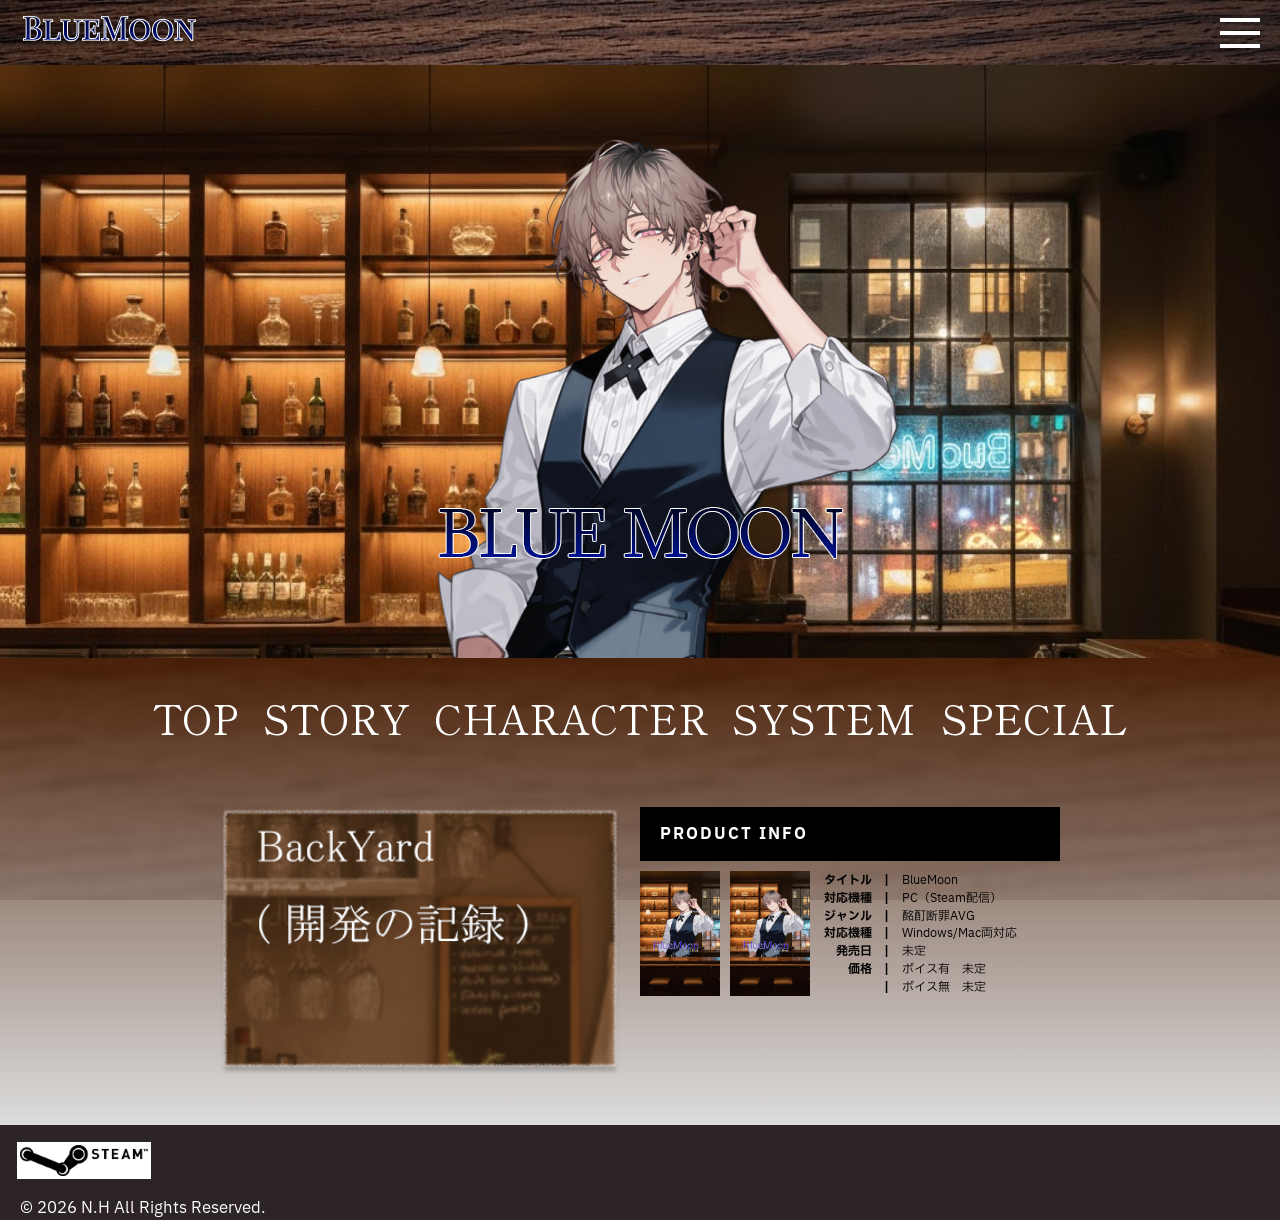
<file: BlueMoon/index.html>
<!DOCTYPE html>
<html lang="ja">

<head>
    <meta charset="UTF-8">
    <meta name="viewport" content="width=device-width, initial-scale=1.0">
    <title>BlueMoon</title>
    <link rel="stylesheet" href="assets/CSS/normalize.css">
    <link rel="stylesheet" href="assets/CSS/style.css">
    <!-- フォント -->
    <link rel="preconnect" href="https://fonts.gstatic.com" crossorigin>
    <link
        href="https://fonts.googleapis.com/css2?family=IBM+Plex+Sans+JP&family=Playfair+Display+SC:ital,wght@0,400;0,700;0,900;1,400;1,700;1,900&family=Shippori+Mincho+B1&display=swap"
        rel="stylesheet">
</head>

<body>
    <header>
        <div class="header_img">
            <div class="h">
                <img class="title" src="assets/img/title.png">
                <!-- ハンバーガーメニュー -->
                <div class="hamburger" onclick="toggleMenu()">
                    <span></span><span></span><span></span>
                </div>
            </div>
        </div>

        <nav id="nav_menu">
            <ul>
                <li><a href=index.html target="=_self" onclick="toggleMenu()">TOP</a></li>
                <li><a href="story.html" target="_self" onclick="toggleMenu()">STORY</a></li>
                <li><a href="character.html" target="_self" onclick="toggleMenu()">CHARACTER</a></li>
                <li><a href="system.html" target="_self" onclick="toggleMenu()">SYSTEM</a></li>
                <li><a href="special.html" target="_self" onclick="toggleMenu()">SPECIAL</a></li>
            </ul>
        </nav>
    </header>

    <div class="kv">
        <img class="bg" src="assets/img/kv.png">
    </div>

    <div class="main_container">
        <div class="grad"></div>
        <ul class="menu_list">
            <li><a href="top_page.html" class="current_page">TOP</a></li>
            <li><a href="story.html" target="_self">STORY</a></li>
            <li><a href="character.html" target="_self">CHARACTER</a></li>
            <li><a href="system.html" target="_self">SYSTEM</a></li>
            <li><a href="special.html" target="_self">SPECIAL</a></li>
        </ul>
        <div class="info_wrapper">
            <img class="by" src="assets/img/BY.png">
            <div class="info_content">
                <div class="info_bar">PRODUCT INFO</div>
                <div class="info_main">
                    <div class="info_img">
                        <img class="package1" src="assets/img/package1.png">
                        <img class="package2" src="assets/img/package2.png">
                    </div>
                    <table>
                        <tbody>
                            <tr>
                                <th class="ov">タイトル</th>
                                <th class="pa">|</th>
                                <td class="cont">BlueMoon</td>
                            </tr>
                            <tr>
                                <th class="ov">対応機種</th>
                                <th class="pa">|</th>
                                <td class="cont">PC（Steam配信）</td>
                            </tr>
                            <tr>
                                <th class="ov">ジャンル</th>
                                <th class="pa">|</th>
                                <td class="cont">酩酊断罪AVG</td>
                            </tr>
                            <tr>
                                <th class="ov">対応機種</th>
                                <th class="pa">|</th>
                                <td class="cont">Windows/Mac両対応</td>
                            </tr>
                            <tr>
                                <th class="ov">発売日</th>
                                <th class="pa">|</th>
                                <td class="cont">未定</td>
                            </tr>
                            <tr>
                                <th class="ov">価格</th>
                                <th class="pa">|</th>
                                <td class="cont">ボイス有　未定</td>
                            </tr>
                            <tr>
                                <th class="ov"></th>
                                <th class="pa">|</th>
                                <td class="cont">ボイス無　未定</td>
                            </tr>
                        </tbody>
                    </table>
                </div>
            </div>
        </div>
    </div>

    <footer>
        <img class="st" src="assets/img/steam.png">
        <p>&copy; 2026 N.H All Rights Reserved.</p>
    </footer>

    <script>
        function toggleMenu() {
            const menu = document.getElementById('nav_menu');
            const hamburger = document.querySelector('.hamburger');
            if (menu && hamburger) {
                menu.classList.toggle('open');
                hamburger.classList.toggle('active');
            }
        }
    </script>
</body>

</html>
</file>
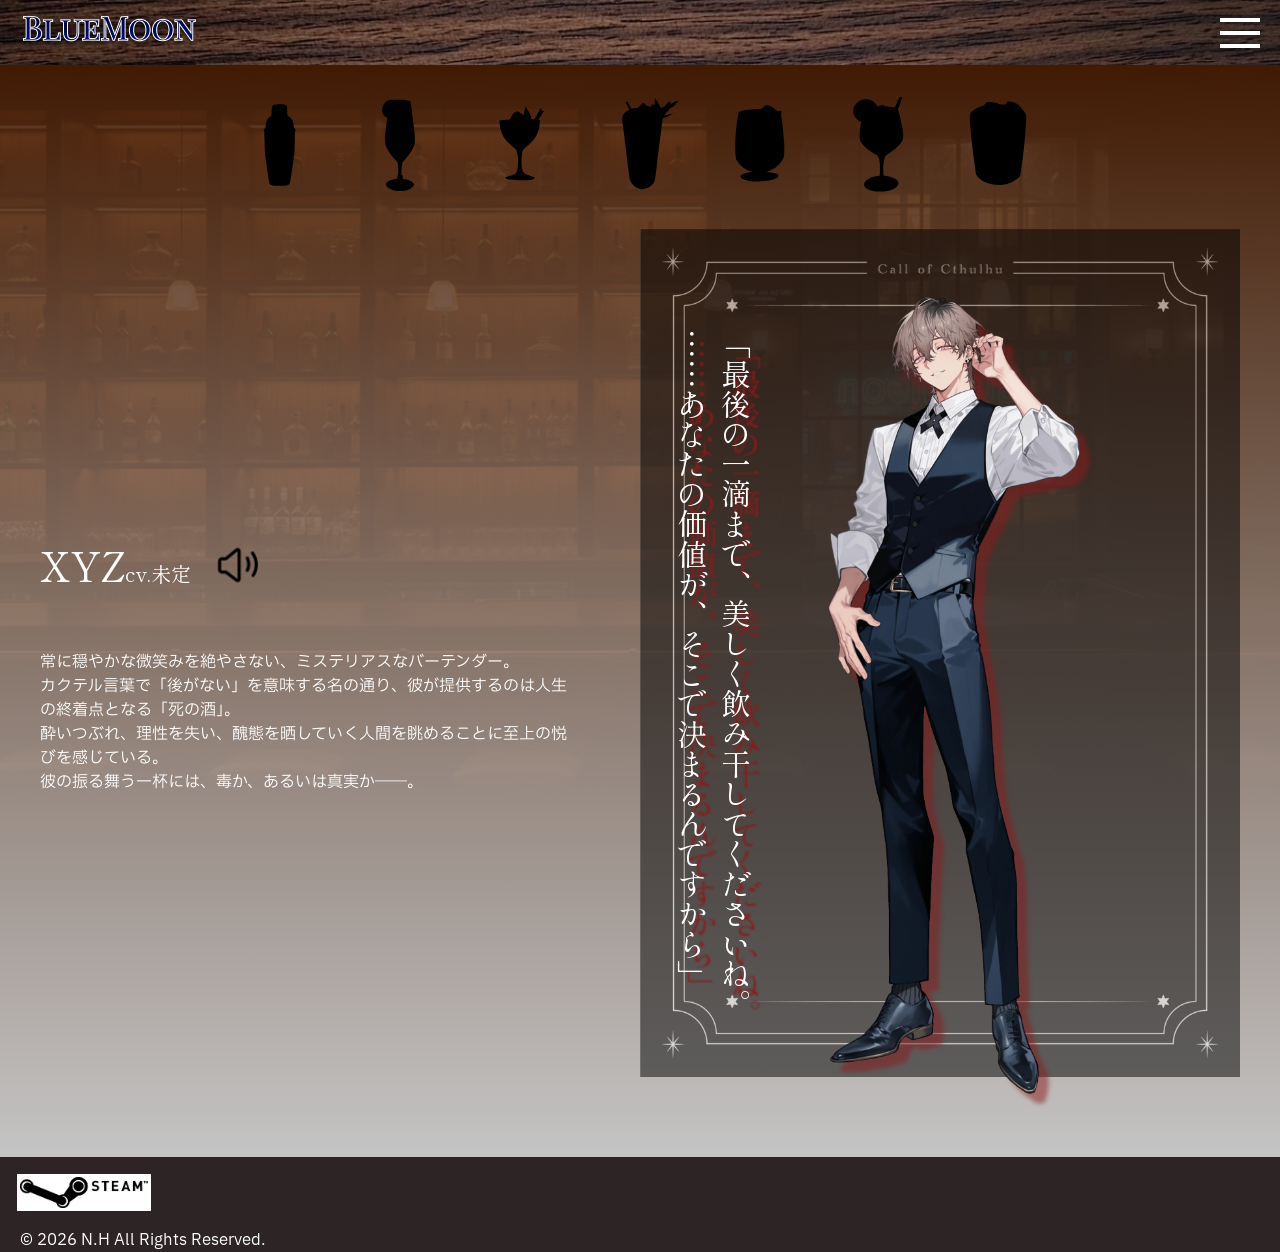
<file: BlueMoon/character.html>
<!DOCTYPE html>
<html lang="ja">

<head>
    <meta charset="UTF-8">
    <meta name="viewport" content="width=device-width, initial-scale=1.0">
    <title>BlueMoon</title>
    <link rel="stylesheet" href="assets/CSS/normalize.css">
    <link rel="stylesheet" href="assets/CSS/character.css">
    <link rel="preconnect" href="https://fonts.googleapis.com">
    <!-- フォント -->
    <link rel="preconnect" href="https://fonts.gstatic.com" crossorigin>
    <link
        href="https://fonts.googleapis.com/css2?family=IBM+Plex+Sans+JP&family=Playfair+Display+SC:ital,wght@0,400;0,700;0,900;1,400;1,700;1,900&family=Shippori+Mincho+B1&display=swap"
        rel="stylesheet">
</head>

<body>
    <header>
        <div class="header_img">
            <div class="h">
                <img class="title" src="assets/img/title.png">
                <!-- ハンバーガーメニュー -->
                <div class="hamburger" onclick="toggleMenu()">
                    <span></span><span></span><span></span>
                </div>
            </div>
        </div>

        <nav id="nav_menu">
            <ul>
                <li><a href=index.html target="=_self" onclick="toggleMenu()">TOP</a></li>
                <li><a href="story.html" target="_self" onclick="toggleMenu()">STORY</a></li>
                <li><a href="character.html" target="_self" onclick="toggleMenu()">CHARACTER</a></li>
                <li><a href="system.html" target="_self" onclick="toggleMenu()">SYSTEM</a></li>
                <li><a href="special.html" target="_self" onclick="toggleMenu()">SPECIAL</a></li>
            </ul>
        </nav>
    </header>

    <div class="character">
        <div class="grad">
            <div class="main_container">
                <ul class="cc_navi">
                    <li class="list">
                        <div class="icon-svg" onclick="show_content('page1')"></div>
                    </li>
                    <li class="list">
                        <div class="icon-svg2" onclick="show_content('page2')"></div>
                    </li>
                    <li class="list">
                        <img src="assets/img/D3.svg">
                    </li>
                    <li class="list">
                        <img src="assets/img/D4.svg">
                    </li>
                    <li class="list">
                        <img src="assets/img/D5.svg">
                    </li>
                    <li class="list">
                        <img src="assets/img/D6.svg">
                    </li>
                    <li class="list">
                        <img src="assets/img/D7.svg">
                    </li>
                </ul>
                <div class="box1">
                    <div id="page1" class="cc_overview">
                        <div class="cc_explan">
                            <div class="name">
                                <p class="cc_name">XYZ<span>cv.未定</span></p>
                                <img class="volume" src="assets/img/volume.png">
                            </div>
                            <p class="cc_text">常に穏やかな微笑みを絶やさない、ミステリアスなバーテンダー。
                                <br>
                                カクテル言葉で「後がない」を意味する名の通り、彼が提供するのは人生の終着点となる「死の酒」。
                                <br>
                                酔いつぶれ、理性を失い、醜態を晒していく人間を眺めることに至上の悦びを感じている。
                                <br>
                                彼の振る舞う一杯には、毒か、あるいは真実か――。
                            </p>
                        </div>
                        <div class="cc_sprite">
                            <img class="cc1" src="assets/img/cc1.png">
                            <p>「最後の一滴まで、美しく飲み干してくださいね。
                                <br>
                                ……あなたの価値が、そこで決まるんですから」
                            </p>
                        </div>
                    </div>
                </div>
                <div id="page2" class="cc_overview">
                    <div class="cc_explan">
                        <div class="name">
                            <p class="cc_name">キティ<span>cv.未定</span></p>
                            <img class="volume" src="assets/img/volume.png">
                        </div>
                        <p class="cc_text">その名の通り、子猫のような愛くるしい瞳と仕草で誰からも愛される、お店の看板娘。
                            <br>
                            非常に礼儀正しく、おっとりとした口調で話を聞いてくれる彼女は、疲れた客たちの心を癒やす「一番の聞き上手」。
                            <br>
                            控えめな性格に見えて、ここぞという時には子猫がすり寄るように懐に入ってくる、天性の「甘え上手」。
                            <br>
                            彼女に見つめられながらお酒を飲む時間は、まるでお日様の下で日向ぼっこをしているような、穏やかな幸福感に包まれる。
                        </p>
                    </div>
                    <div class="cc_sprite">
                        <img class="cc1" src="assets/img/cc2.png">
                        <p>「だって、勘違いする方が悪くない？」</p>
                    </div>
                </div>

                <script>
                    function toggleMenu() {
                        const menu = document.getElementById('nav_menu');
                        const hamburger = document.querySelector('.hamburger');
                        if (menu && hamburger) {
                            menu.classList.toggle('open');
                            hamburger.classList.toggle('active');
                        }
                    }

                    document.addEventListener("DOMContentLoaded", function () {
                        // 初期表示：page1
                        const firstPage = document.getElementById("page1");
                        firstPage.classList.add("active");
                    });

                    function show_content(pageId) {
                        const pages = document.querySelectorAll(".cc_overview");

                        pages.forEach(function (page) {
                            if (page.classList.contains("active")) {
                                page.classList.remove("active");
                                setTimeout(() => {
                                    page.style.display = "none";
                                }, 500);
                            }
                        });

                        const target = document.getElementById(pageId);

                        setTimeout(() => {
                            target.style.display = "flex";
                            setTimeout(() => {
                                target.classList.add("active");
                            }, 10);
                        }, 500);
                    }
                </script>
            </div>
        </div>
    </div>
    </div>

    <footer>
        <img class="st" src="assets/img/steam.png">
        <p>&copy; 2026 N.H All Rights Reserved.</p>
    </footer>
</body>

</html>
</file>
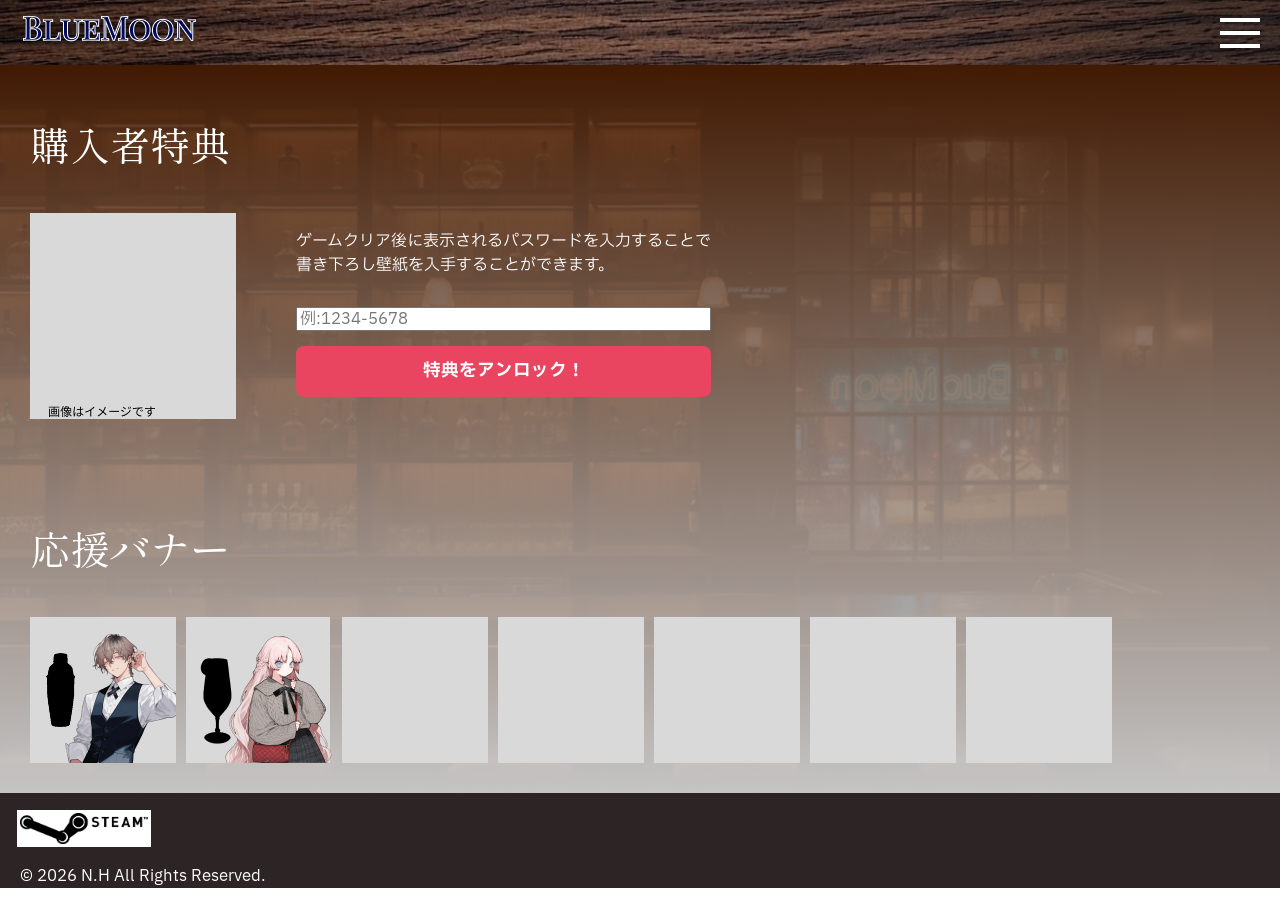
<file: BlueMoon/special.html>
<!DOCTYPE html>
<html lang="ja">

<head>
    <meta charset="UTF-8">
    <meta name="viewport" content="width=device-width, initial-scale=1.0">
    <title>BlueMoon</title>
    <link rel="stylesheet" href="assets/CSS/normalize.css">
    <link rel="stylesheet" href="assets/CSS/special.css">
    <!-- フォント -->
    <link rel="preconnect" href="https://fonts.gstatic.com" crossorigin>
    <link
        href="https://fonts.googleapis.com/css2?family=IBM+Plex+Sans+JP&family=Playfair+Display+SC:ital,wght@0,400;0,700;0,900;1,400;1,700;1,900&family=Shippori+Mincho+B1&display=swap"
        rel="stylesheet">
</head>

<body>
    <header>
        <div class="header_img">
            <div class="h">
                <img class="title" src="assets/img/title.png">
                <!-- ハンバーガーメニュー -->
                <div class="hamburger" onclick="toggleMenu()">
                    <span></span><span></span><span></span>
                </div>
            </div>
        </div>

        <nav id="nav_menu">
            <ul>
                <li><a href=index.html target="=_self" onclick="toggleMenu()">TOP</a></li>
                <li><a href="story.html" target="_self" onclick="toggleMenu()">STORY</a></li>
                <li><a href="character.html" target="_self" onclick="toggleMenu()">CHARACTER</a></li>
                <li><a href="system.html" target="_self" onclick="toggleMenu()">SYSTEM</a></li>
                <li><a href="special.html" target="_self" onclick="toggleMenu()">SPECIAL</a></li>
            </ul>
        </nav>
    </header>
    <div class="special">
        <div class="grad">
            <div class="main_container">
                <div class="benefits_box1">
                    <p class="b_main">購入者特典</p>
                    <div class="benefits">
                        <img class="b_img" src="assets/img/b1.png">
                        <div class="b_box">
                            <p class="b_text">ゲームクリア後に表示されるパスワードを入力することで
                                <br>
                                書き下ろし壁紙を入手することができます。
                            </p>
                            <div class="input-area">
                                <input typea="text" id="serialCode" placeholder="例:1234-5678" spellcheck="false">
                                <button id="unlockBtn">特典をアンロック！</button>
                            </div>
                        </div>
                    </div>
                </div>

                <div class="benefits_box2">
                    <p class="b_main">応援バナー</p>
                    <div class="benefits_list">
                        <ul>
                            <li><img src="assets/img/cb1.png"></li>
                            <li><img src="assets/img/cb2.png"></li>
                            <li><img src="assets/img/cb3.png"></li>
                            <li><img src="assets/img/cb3.png"></li>
                            <li><img src="assets/img/cb3.png"></li>
                            <li><img src="assets/img/cb3.png"></li>
                            <li><img src="assets/img/cb3.png"></li>
                        </ul>
                    </div>
                </div>
                <div id="rewardModal" class="modal-overlay">
                    <div class="modal-content">
                        <div class="congrats-text">CONGRATULATIONS!</div>
                        <p class="reward-desc">限定デジタルイラストをアンロックしました</p>

                        <div class="image-wrapper">
                            <img src="assets/img/rw.png" alt="特典画像" id="rewardImage">
                        </div>
                        <button class="close-btn" id="closeBtn">閉じる</button>
                    </div>
                </div>

                <script>
                    function toggleMenu() {
                        const menu = document.getElementById('nav_menu');
                        const hamburger = document.querySelector('.hamburger');
                        if (menu && hamburger) {
                            menu.classList.toggle('open');
                            hamburger.classList.toggle('active');
                        }
                    }

                    const unlockBtn = document.getElementById('unlockBtn');
                    const closeBtn = document.getElementById('closeBtn');
                    const modal = document.getElementById('rewardModal');
                    const serialInput = document.getElementById('serialCode');

                    unlockBtn.onclick = function () {
                        const code = serialInput.value.trim();

                        if (code === "aaaaa") {
                            modal.style.display = 'block';
                            console.log("特典が解放されました！");
                        } else {
                            alert("コードを入力してください！");
                        }
                    };

                    closeBtn.onclick = function () {
                        modal.style.display = 'none';
                        serialInput.value = "";
                    };

                    window.onclick = function (event) {
                        if (event.target == modal) {
                            modal.style.display = "none";
                        }
                    };
                </script>
            </div>
        </div>
    </div>
    </div>
    </div>

    <footer>
        <img class="st" src="assets/img/steam.png">
        <p>&copy; 2026 N.H All Rights Reserved.</p>
    </footer>
</body>

</html>
</file>
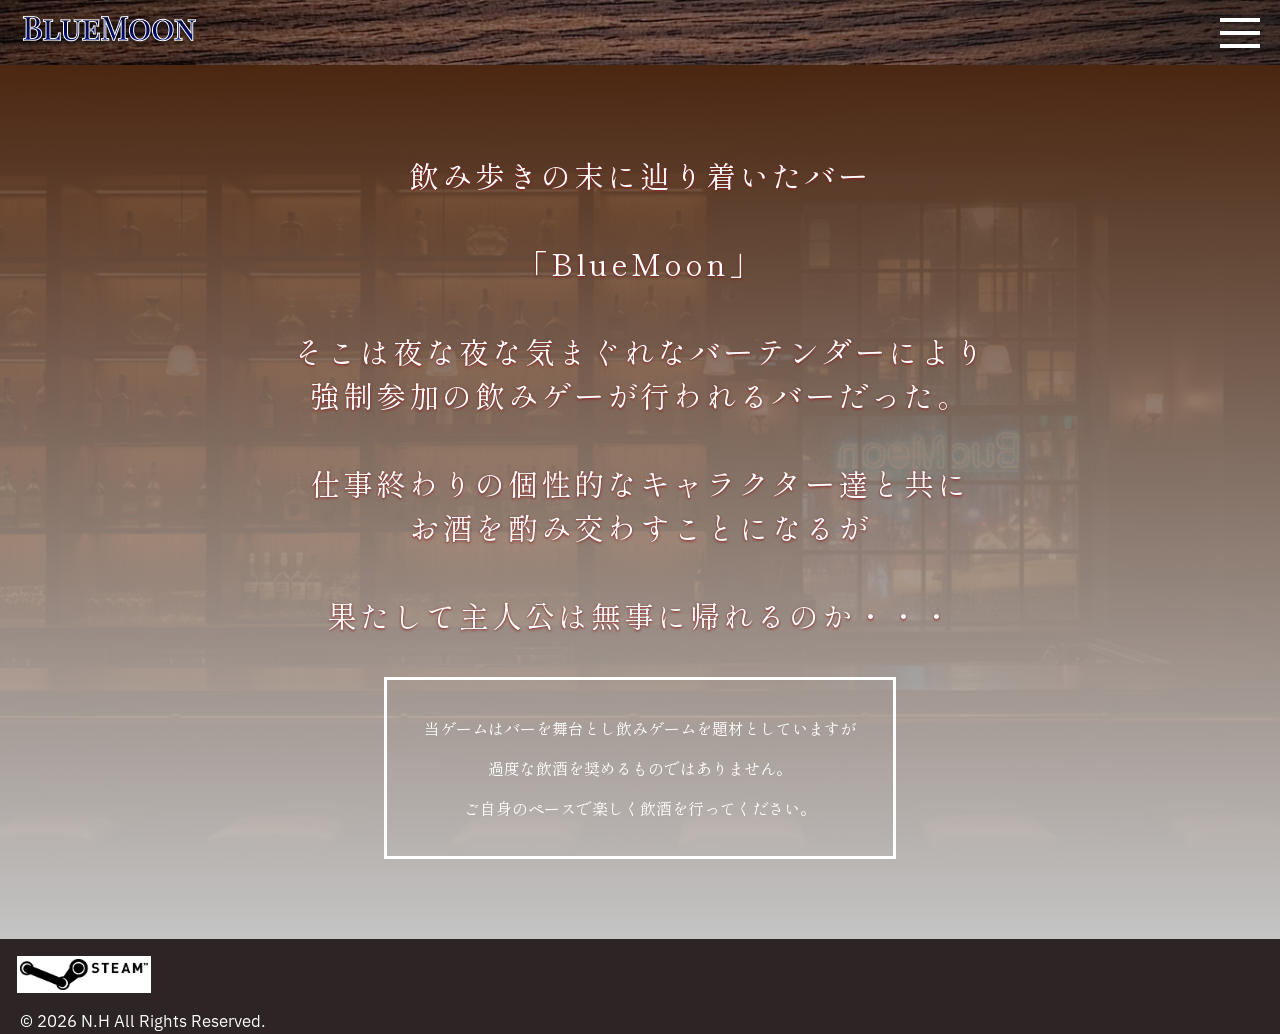
<file: BlueMoon/story.html>
<!DOCTYPE html>
<html lang="ja">

<head>
    <meta charset="UTF-8">
    <meta name="viewport" content="width=device-width, initial-scale=1.0">
    <title>BlueMoon</title>
    <link rel="stylesheet" href="assets/CSS/normalize.css">
    <link rel="stylesheet" href="assets/CSS/story.css">
    <!-- フォント -->
    <link rel="preconnect" href="https://fonts.gstatic.com" crossorigin>
    <link
        href="https://fonts.googleapis.com/css2?family=IBM+Plex+Sans+JP&family=Playfair+Display+SC:ital,wght@0,400;0,700;0,900;1,400;1,700;1,900&family=Shippori+Mincho+B1&display=swap"
        rel="stylesheet">
</head>

<body>
    <header>
        <div class="header_img">
            <div class="h">
                <img class="title" src="assets/img/title.png">
                <!-- ハンバーガーメニュー -->
                <div class="hamburger" onclick="toggleMenu()">
                    <span></span><span></span><span></span>
                </div>
            </div>
        </div>

        <nav id="nav_menu">
            <ul>
                <li><a href=index.html target="=_self" onclick="toggleMenu()">TOP</a></li>
                <li><a href="story.html" target="_self" onclick="toggleMenu()">STORY</a></li>
                <li><a href="character.html" target="_self" onclick="toggleMenu()">CHARACTER</a></li>
                <li><a href="system.html" target="_self" onclick="toggleMenu()">SYSTEM</a></li>
                <li><a href="special.html" target="_self" onclick="toggleMenu()">SPECIAL</a></li>
            </ul>
        </nav>
    </header>

    <div class="main_container">
        <div class="grad"></div>
        <div class="story">
            <div class="text_container">
                <div class="text">
                    <br>
                    <br>
                    飲み歩きの末に辿り着いたバー
                    <br>
                    <br>
                    <span>「BlueMoon」</span>
                    <br>
                    <br>
                    そこは夜な夜な気まぐれなバーテンダーにより
                    <br class="tc">
                    強制参加の飲みゲーが行われるバーだった。
                    <br>
                    <br>
                    仕事終わりの個性的なキャラクター達と共に
                    <br class="tc">
                    お酒を酌み交わすことになるが
                    <br>
                    <br>
                    果たして主人公は無事に帰れるのか・・・
                </div>
                <div class="textbox">
                    <p>当ゲームはバーを舞台とし飲みゲームを題材としていますが</p>
                    <p>過度な飲酒を奨めるものではありません。</p>
                    <p>ご自身のペースで楽しく飲酒を行ってください。</p>
                </div>
            </div>
        </div>
    </div>

    <footer>
        <img class="st" src="assets/img/steam.png">
        <p>&copy; 2026 N.H All Rights Reserved.</p>
    </footer>

    <script>
        function toggleMenu() {
            const menu = document.getElementById('nav_menu');
            const hamburger = document.querySelector('.hamburger');
            if (menu && hamburger) {
                menu.classList.toggle('open');
                hamburger.classList.toggle('active');
            }
        }
    </script>
</body>

</html>
</file>
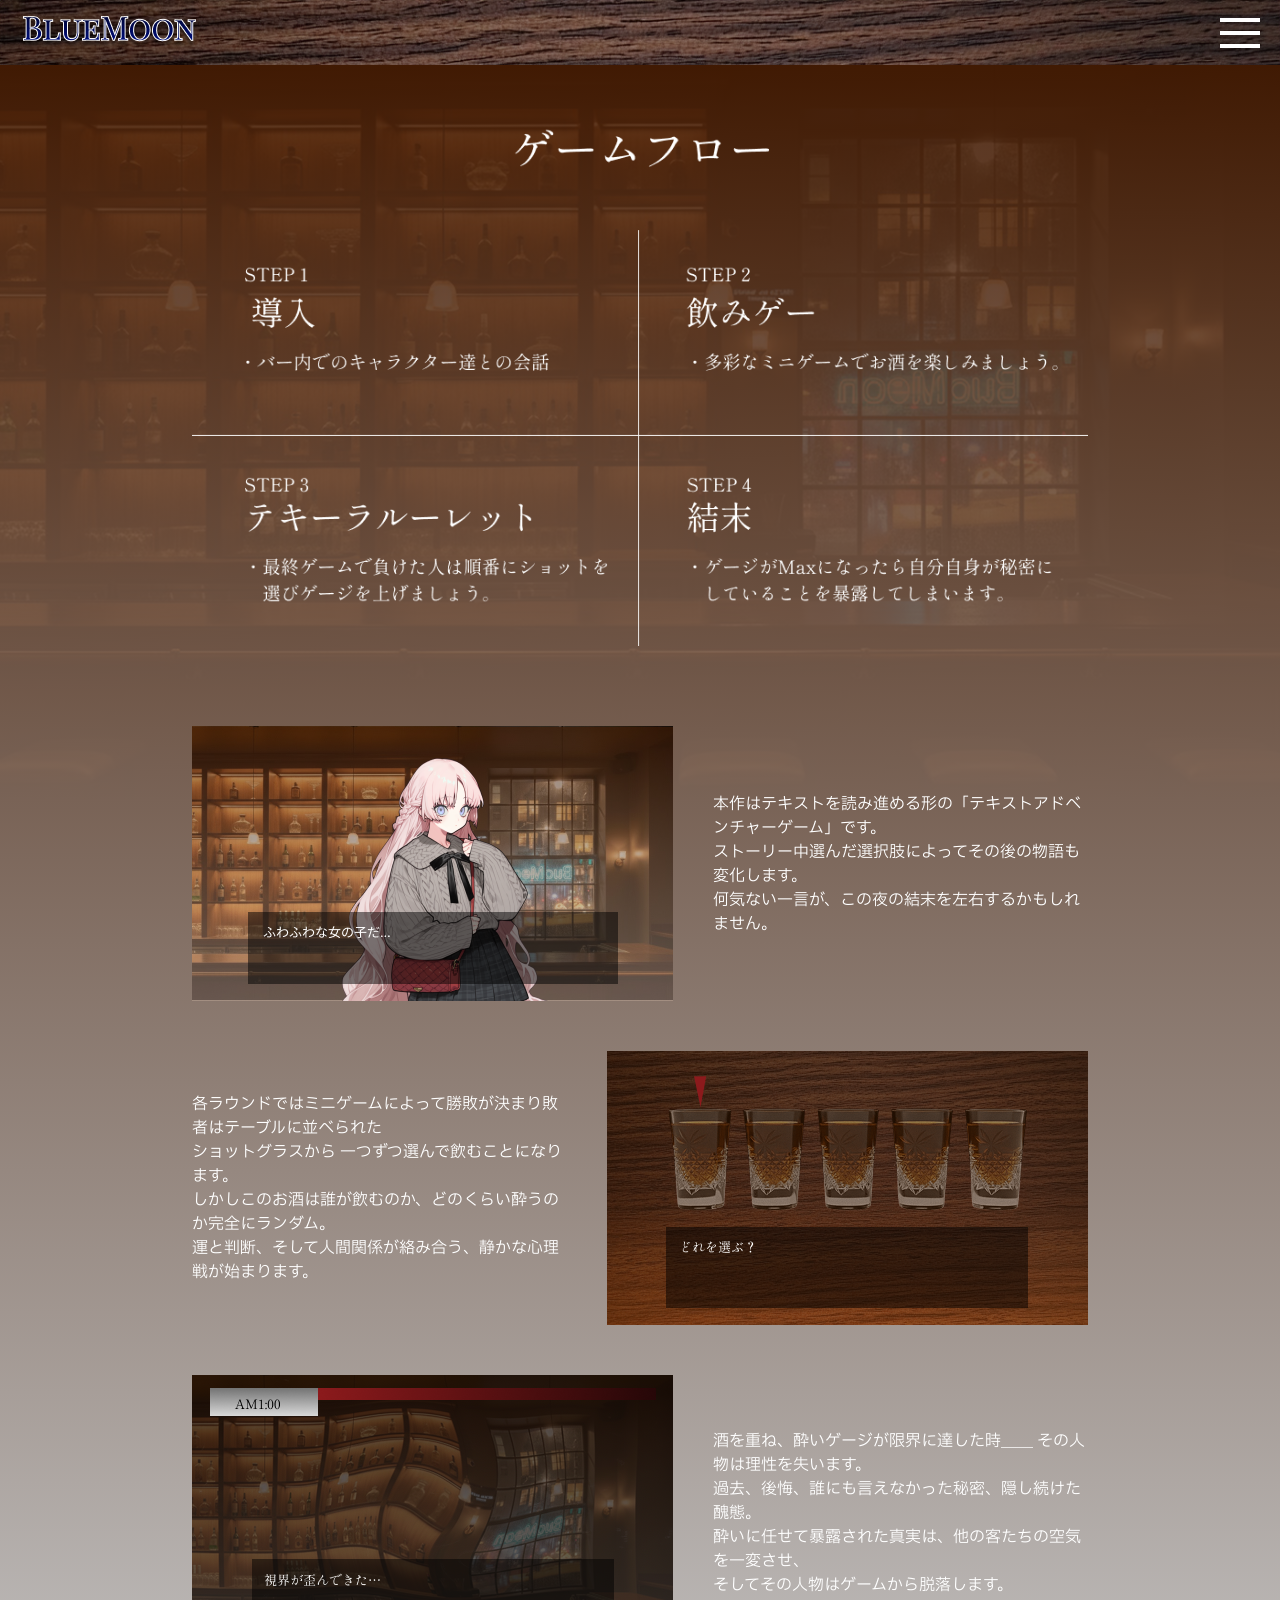
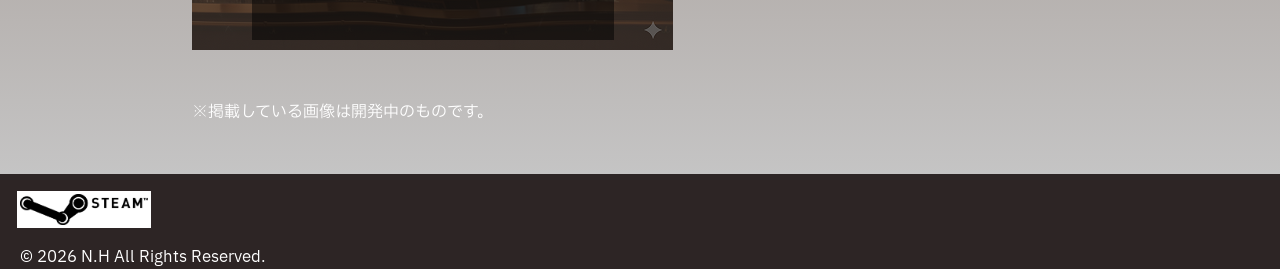
<file: BlueMoon/system.html>
<!DOCTYPE html>
<html lang="ja">

<head>
    <meta charset="UTF-8">
    <meta name="viewport" content="width=device-width, initial-scale=1.0">
    <title>BlueMoon</title>
    <link rel="stylesheet" href="assets/CSS/normalize.css">
    <link rel="stylesheet" href="assets/CSS/system.css">
    <!-- フォント -->
    <link rel="preconnect" href="https://fonts.gstatic.com" crossorigin>
    <link
        href="https://fonts.googleapis.com/css2?family=IBM+Plex+Sans+JP&family=Playfair+Display+SC:ital,wght@0,400;0,700;0,900;1,400;1,700;1,900&family=Shippori+Mincho+B1&display=swap"
        rel="stylesheet">
</head>

<body>
    <header>
        <div class="header_img">
            <div class="h">
                <img class="title" src="assets/img/title.png">
                <!-- ハンバーガーメニュー -->
                <div class="hamburger" onclick="toggleMenu()">
                    <span></span><span></span><span></span>
                </div>
            </div>
        </div>

        <nav id="nav_menu">
            <ul>
                <li><a href=index.html target="=_self" onclick="toggleMenu()">TOP</a></li>
                <li><a href="story.html" target="_self" onclick="toggleMenu()">STORY</a></li>
                <li><a href="character.html" target="_self" onclick="toggleMenu()">CHARACTER</a></li>
                <li><a href="system.html" target="_self" onclick="toggleMenu()">SYSTEM</a></li>
                <li><a href="special.html" target="_self" onclick="toggleMenu()">SPECIAL</a></li>
            </ul>
        </nav>
    </header>

    <div class="system">
        <div class="grad">
            <div class="main_container">
                <img class="flow" src="assets/img/flow.png">
                <img class="flow2" src="assets/img/flow2.png">
                <div class="overview">
                    <div class="overview_box">
                        <img class="ov_img" src="assets/img/ov1.png">
                        <p class="ov_text">本作はテキストを読み進める形の「テキストアドベンチャーゲーム」です。
                            <br>
                            ストーリー中選んだ選択肢によってその後の物語も変化します。
                            <br>
                            何気ない一言が、この夜の結末を左右するかもしれません。
                        </p>
                    </div>
                    <div class="overview_box2">
                        <p class="ov_text">
                            各ラウンドではミニゲームによって勝敗が決まり敗者はテーブルに並べられた
                            <br>
                            ショットグラスから 一つずつ選んで飲むことになります。
                            <br>
                            しかしこのお酒は誰が飲むのか、どのくらい酔うのか完全にランダム。
                            <br>
                            運と判断、そして人間関係が絡み合う、静かな心理戦が始まります。
                        </p>
                        <img class="ov_img" src="assets/img/ov2.png">
                    </div>
                    <div class="overview_box">
                        <img class="ov_img" src="assets/img/ov3.png">
                        <p class="ov_text">
                            酒を重ね、酔いゲージが限界に達した時＿＿ その人物は理性を失います。
                            <br>
                            過去、後悔、誰にも言えなかった秘密、隠し続けた醜態。
                            <br>
                            酔いに任せて暴露された真実は、他の客たちの空気を一変させ、
                            <br>
                            そしてその人物はゲームから脱落します。
                        </p>
                    </div>
                    <p class="attention">※掲載している画像は開発中のものです。</p>
                </div>
            </div>
        </div>
    </div>

    <footer>
        <img class="st" src="assets/img/steam.png">
        <p>&copy; 2026 N.H All Rights Reserved.</p>
    </footer>

    <script>
        function toggleMenu() {
            const menu = document.getElementById('nav_menu');
            const hamburger = document.querySelector('.hamburger');
            if (menu && hamburger) {
                menu.classList.toggle('open');
                hamburger.classList.toggle('active');
            }
        }
    </script>
</body>

</html>
</file>
<file: BlueMoon/assets/CSS/style.css>
.bg {
    position: relative;
    width: 100%;
    vertical-align: bottom;
}

.counter {
    position: absolute;
    width: 100%;
}

.kv {
    margin-top: 64px;
}

.main_container {
    position: relative;
    width: 100%;
    padding-bottom: 50px;
    /* height: 100vh; */
    background-image: url(../img/counter.png);
    background-size: cover;
    background-attachment: fixed;
    background-position: center;
}

.grad {
    position: absolute;
    top: 0;
    left: 0;
    width: 100%;
    height: 100%;
    background: -moz-linear-gradient(top, rgba(70, 28, 3, 0.9), rgba(217, 217, 217, 0.9));
    background: -webkit-linear-gradient(top, rgba(70, 28, 3, 0.9), rgba(217, 217, 217, 0.9));
    background: linear-gradient(to bottom, rgba(70, 28, 3, 0.9), rgba(217, 217, 217, 0.9));
    z-index: 1;
}

.menu_list {
    display: flex;
    justify-content: space-around;
    align-items: center;
    list-style: none;
    max-width: 1000px;
    margin: 0 auto;
    height: 119px;
    padding: 0;
}

a {
    color: white;
    text-decoration: none;
}

.current_page:hover {
    color: inherit;
    cursor: default;
}

a:hover {
    color: #8C1A1C;
}

li {
    display: block;
    width: auto;
    /* padding-top: 45px; */
    /* padding-bottom: 45px; */
    /* gap: 30px; */
    color: white;
    text-align: center;
    font-family: "Shippori Mincho B1", serif;
    font-size: 40px;
    z-index: 2;
}

.info_wrapper {
    display: flex;
    justify-content: center;
    align-items: flex-start;
    gap: 20px;
    width: 100%;
    margin-top: 30px;
}

.by {
    width: 400px;
    height: auto;
    /* transition:0.3s;
    cursor: pointer;
    border:none;
    display:block; */
    z-index: 2;
}

.info_content {
    display: flex;
    flex-direction: column;
    gap: 10px;
    flex: 0.3;
    width: 500px;
}

.info_bar {
    background-color: black;
    color: white;
    width: 100%;
    padding: 15px 0 15px 20px;
    font-family: "IBM Plex Sans JP", sans-serif;
    font-weight: bold;
    letter-spacing: 2px;
    text-align: left;
    z-index: 2;
}

.info_main {
    display: flex;
    align-items: flex-start;
}

.info_img {
    display: flex;
    gap: 10px;
    z-index: 2;
}

.package1,
.package2 {
    aspect-ratio: 215/337;
    width: 80px;
}

table {
    table-layout: fixed;
    width: 250px;
    line-height: 1.15;
    gap: 10px;
    z-index: 2;
}

.ov,
.pa,
.cont {
    font-size: 12px;
    font-family: "IBM Plex Sans JP", sans-serif;
}

.ov {
    text-align: right;
    width: 25%;
}

.pa {
    width: 10%;
}

.cont {
    /* width: 360px; */
    width: 65%;
}

@media screen and (max-width:768px) {

    .kv {
        margin-bottom: 0 !important;
        overflow: hidden;
        text-align: center;
    }

    .bg {
        width: 200%;
        left: 50%;
        transform: translateX(-50%);
    }

    .main_container {
        /* height: 600px; */
        margin-top: 0 !important;
        padding-top: 0 !important;
    }

    .menu_list {
        display: none !important;
    }

    .info_wrapper {
        display: flex;
        flex-direction: column;
        align-items: center;
        padding-top: 20px !important;
        margin-top: 0 !important;
        gap: 20px;
        width: 100% !important;
    }

    .by {
        width: 90%;
    }

    .info_content {
        width: 90%;
        margin: 0 auto !important;
        padding: 10px !important;
    }

    .info_main {
        display: flex;
        /* align-items: center; */
        flex-direction: column;
    }

    .package1,
    .package2 {
        width: 40%;
    }

    .info_content table {
        margin-top: 20px;
        width: 100%;
    }

    .ov,
    .pa,
    .cont {
        font-size: 3vw;
    }

    .ov {
        width: 15%;
    }
}
</file>
<file: BlueMoon/assets/CSS/character.css>
.tag {
    font-size: 30px;
    font-family: serif;
    color: white;
    margin: 0 auto;
    padding: 10px;
}

.character {
    width: 100%;
    padding-top: 65px;
    background-image: url(../img/bgi.png);
    background-color: #0A0404;
    background-size: contain;
    background-repeat: no-repeat;
    /* background-attachment: fixed; */
}

.grad {
    width: 100%;
    height: 100%;
    background: -moz-linear-gradient(top, rgba(70, 28, 3, 0.9), rgba(217, 217, 217, 0.9));
    background: -webkit-linear-gradient(top, rgba(70, 28, 3, 0.9), rgba(217, 217, 217, 0.9));
    background: linear-gradient(to bottom, rgba(70, 28, 3, 0.9), rgba(217, 217, 217, 0.9));
}

.cc_navi {
    display: flex;
    width: 100%;
    top: 30px;
    list-style: none;
    justify-content: center;
    padding: 30px 0;
    gap: 40px;
    margin: 0;
    /* z-index: 2; */
}

.icon-svg {
    width: 80px;
    height: 100px;
    cursor: pointer;
    background-color: black;
    -webkit-mask-image: url("../img/D1.svg");
    mask-image: url("../img/D1.svg");
    -webkit-mask-size: contain;
    mask-size: contain;
    -webkit-mask-repeat: no-repeat;
    mask-repeat: no-repeat;
    transition: background-color 0.3s;
    display: block;
}

.icon-svg:hover {
    background-color: #8C1A1C;
}

.icon-svg2 {
    width: 80px;
    height: 100px;
    cursor: pointer;
    background-color: black;
    -webkit-mask-image: url("../img/D2.svg");
    mask-image: url("../img/D2.svg");
    -webkit-mask-size: contain;
    mask-size: contain;
    -webkit-mask-repeat: no-repeat;
    mask-repeat: no-repeat;
    transition: background-color 0.3s;
    display: block;
}

.icon-svg2:hover {
    background-color: #8C1A1C;
}

.list img {
    width: 80px;
    cursor: pointer;
}

.cc_overview {
    display: flex;
    align-items: center;
    justify-content: space-between;
    position: relative;
    opacity: 0;
    display: none;
    transition: opacity 0.5s ease;
    gap: 60px;
    width: 1200px;
    margin: 0 auto;
    padding-bottom: 80px;
}

.cc_overview.active {
    display: flex;
    opacity: 1;
}

.cc_explan {
    flex: 1;
    width: 50%;
}

.name {
    display: flex;
    align-items: center;
    gap: 20px;
}

.cc_name {
    color: white;
    font-family: "Shippori Mincho B1", serif;
    font-size: 40px;
}

.volume {
    width: 50px;
    height: 50px;
}

span {
    font-size: 20px;
}

.cc_text {
    color: white;
    font-family: "IBM Plex Sans JP", sans-serif;
}

.cc_sprite {
    flex-shrink: 0;
    width: 50%;
    aspect-ratio: 500/707;
    background-image: url(../img/back.png);
    background-size: cover;
    background-position: center;
    background-repeat: no-repeat;
    position: relative;
    /* left: 55%; */
}

.cc1 {
    position: absolute;
    width: 50%;
    top: 55%;
    left: 50%;
    transform: translate(-50%, -50%);
    filter: drop-shadow(10px 10px 2px rgba(140, 26, 28, 0.5));
}

.cc_sprite p {
    position: absolute;
    writing-mode: vertical-rl;
    text-orientation: upright;
    font-family: "Shippori Mincho B1", serif;
    color: white;
    top: 100px;
    font-size: 30px;
    text-shadow: 10px 10px 2px rgba(140, 26, 28, 1);
}

@media screen and (max-width:768px) {

    .cc_navi {
        gap: 10px;
    }

    .icon-svg {
        width: 40px;
        height: 50px;
    }

    .icon-svg2 {
        width: 40px;
        height: 50px;
    }

    .list img {
        width: 40px;
    }

    .cc_overview.active {
        flex-direction: column-reverse;
        width: 100%;
    }

    .cc_explan {
        width: 90%;
    }

    .cc_name {
        font-size: 50px;
    }

    .cc_text {
        font-size: 4vw;
    }

    .cc_sprite {
        width: 90%;
    }

    .cc1 {
        width: 60%;
        left: 60%;
    }

    .cc_sprite p {
        display: block;
        height: 90vh;
        top: 10%;
        font-size: 5vw;
    }
}
</file>
<file: BlueMoon/assets/CSS/special.css>
.tag {
    font-size: 30px;
    font-family: serif;
    color: white;
    margin: 0 auto;
    padding: 10px;
}

.special {
    width: 100%;
    padding-top: 65px;
    background-image: url(../img/bgi.png);
    background-color: #0A0404;
    background-size: contain;
    background-repeat: no-repeat;
    /* background-attachment: fixed; */
}

.grad {
    width: 100%;
    height: 100%;
    padding-top: 50px;
    background: -moz-linear-gradient(top, rgba(70, 28, 3, 0.9), rgba(217, 217, 217, 0.9));
    background: -webkit-linear-gradient(top, rgba(70, 28, 3, 0.9), rgba(217, 217, 217, 0.9));
    background: linear-gradient(to bottom, rgba(70, 28, 3, 0.9), rgba(217, 217, 217, 0.9));
}

.b_main {
    font-family: "Shippori Mincho B1", serif;
    font-size: 40px;
    color: white;
    margin-top: 0;
}

.benefits_box1 {
    margin: 0 30px 100px 30px;
}

.benefits {
    display: flex;
    gap: 60px;
}

.b_text {
    color: white;
    font-family: "IBM Plex Sans JP", sans-serif;
}

.benefits_box2 {
    margin: 0 30px 0 30px;
}

.input-area {
    margin-top: 30px;
    display: flex;
    flex-direction: column;
    gap: 15px;
}

input[type="text"] {
    background: #0f3460;
    border: 1px solid #16213e;
    color: #fff;
    padding: 15px;
    border-radius: 8px;
    font-size: 1.1rem;
    text-align: center;
    outline: none;
}

input[type="text"]:focus {
    border-color: #e94560;
}

button#unlockBtn {
    background: #e94560;
    color: white;
    border: none;
    padding: 15px;
    border-radius: 8px;
    font-size: 1.1rem;
    font-weight: bold;
    cursor: pointer;
    transition: 0.3s;
}

button#unlockBtn:hover {
    background: #ff4d6d;
    transform: translateY(-2px);
    box-shadow: 0 5px 15px rgba(233, 69, 96, 0.4);
}

.note {
    font-size: 0.75rem;
    margin-top: 20px;
}

.modal-overlay {
    display: none;
    position: fixed;
    top: 0;
    left: 0;
    width: 100%;
    height: 100%;
    background: rgba(0, 0, 0, 0.95);
    z-index: 9999;
    justify-content: center;
    align-items: center;
}

.modal-content {
    text-align: center;
    animation: fadeIn 0.5s ease;
    width: 100%;
}

@keyframes fadeIn {
    from {
        opacity: 0;
        transform: scale(0.9);
    }

    to {
        opacity: 1;
        transform: scale(1);
    }
}

.congrats-text {
    font-family: "IBM Plex Sans JP", sans-serif;
    font-size: 2rem;
    color: #ffd700;
    font-weight: bold;
    text-shadow: 0 0 10px rgba(255, 215, 0, 0.5);
}

.reward-desc {
    margin-bottom: 20px;
}

.image-wrapper img {
    max-width: 100%;
    max-height: 60vh;
    border: 2px solid #ffd700;
    border-radius: 10px;
}

.close-btn {
    margin-top: 30px;
    background: transparent;
    color: #aaa;
    border: 1px solid #aaa;
    padding: 10px 30px;
    border-radius: 5px;
    cursor: pointer;
}

.close-btn:hover {
    color: white;
    border-color: white;
}

.benefits_list li img {
    vertical-align: bottom;
}

.benefits_list ul {
    display: flex;
    list-style: none;
    gap: 10px;
    margin-bottom: 0;
    padding-bottom: 30px;
    padding-inline-start: 0px;
}

@media screen and (max-width:768px) {

    .benefits {
        flex-direction: column;
    }

    .b_img {
        width: 40%;
    }

    .input-area {
        width: 70%;
    }

    .benefits_list ul {
        flex-wrap: wrap;
    }
}
</file>
<file: BlueMoon/assets/CSS/story.css>
.tag {
    font-size: 30px;
    font-family: serif;
    color: white;
    margin: 0 auto;
    padding: 10px;
}

.main_container {
    position: relative;
    height: auto;
    padding-top: 65px;
    padding-bottom: 80px;
    background-color: #0A0404;
    z-index: 10;
}

.grad {
    position: absolute;
    top: 0;
    left: 0;
    width: 100%;
    height: 100%;
    background: -moz-linear-gradient(top, rgba(70, 28, 3, 0.9), rgba(217, 217, 217, 0.9));
    background: -webkit-linear-gradient(top, rgba(70, 28, 3, 0.9), rgba(217, 217, 217, 0.9));
    background: linear-gradient(to bottom, rgba(70, 28, 3, 0.9), rgba(217, 217, 217, 0.9));
    z-index: 1;
}

.story {
    width: 100%;
    top: 65px;
    background-image: url(../img/bgi.png);
    background-size: cover;
    background-repeat: no-repeat;
    /* background-attachment: fixed; */
}

.text_container {
    display: flex;
    flex-direction: column;
}

.text {
    text-align: center;
    width: 100%;
    font-family: "Shippori Mincho B1", serif;
    letter-spacing: 0.1em;
    text-shadow: 0px 1px 3px #8C1A1C;
    font-size: 30px;
    color: white;
    z-index: 2;
}

.textbox {
    border: 3px solid white;
    text-align: center;
    width: 40%;
    margin: 40px auto 0;
    padding: 20px;
    z-index: 2;
}

.textbox p {
    text-align: center;
    width: 100%;
    font-family: "Shippori Mincho B1", serif;
    color: white;
    z-index: 2;
}

@media screen and (max-width:768px) {

    .main_container {
        min-height: 100vh;
    }

    .text {
        font-size: 4vw;
    }

    .textbox {
        width: 60%;
        margin-top: 80px;
    }
}
</file>
<file: BlueMoon/assets/CSS/system.css>
.tag {
    font-size: 30px;
    font-family: serif;
    color: white;
    margin: 0 auto;
    padding: 10px;
}

.system {
    width: 100%;
    padding-top: 65px;
    background-image: url(../img/bgi.png);
    background-color: #0A0404;
    background-size: contain;
    background-repeat: no-repeat;
    /* background-attachment: fixed; */
}

.grad {
    width: 100%;
    height: 100%;
    padding-top: 50px;
    background: -moz-linear-gradient(top, rgba(70, 28, 3, 0.9), rgba(217, 217, 217, 0.9));
    background: -webkit-linear-gradient(top, rgba(70, 28, 3, 0.9), rgba(217, 217, 217, 0.9));
    background: linear-gradient(to bottom, rgba(70, 28, 3, 0.9), rgba(217, 217, 217, 0.9));
}

.flow {
    display: block;
    width: 70%;
    margin: 0 auto 80px;
    /* z-index: 2; */
}

.flow2 {
    display: none;
}

.overview {
    width: 100%;
}


.overview_box {
    display: flex;
    flex-wrap: wrap;
    align-items: center;
    justify-content: center;
    gap: 40px;
    margin: 100px;
    padding-bottom: 50px;
    width: 70%;
    margin: 0 auto;
}

.overview_box2 {
    display: flex;
    flex-wrap: wrap;
    align-items: center;
    justify-content: center;
    gap: 40px;
    margin: 100px;
    padding-bottom: 50px;
    width: 70%;
    margin: 0 auto;
}

.ov_text {
    flex: 1;
    color: white;
    font-family: "IBM Plex Sans JP", sans-serif;
}

.ov_img {
    flex: 1;
}

.attention {
    color: white;
    padding-bottom: 50px;
    width: 70%;
    font-family: "IBM Plex Sans JP", sans-serif;
    margin: 0 auto;
}

@media screen and (max-width:768px) {

    .flow {
        display: none;
        width: 90%;
    }

    .flow2 {
        display: block;
        width: 80%;
        margin: 0 auto 80px;
    }

    .overview_box2 {
        flex-wrap: wrap-reverse;
    }

    .overview {
        width: 100%;
    }

    .ov_img {
        width: 100%;
    }

    .ov_text {
        font-size: 4vw;
    }

    .attention {
        font-size: 4vw;
    }
}
</file>
